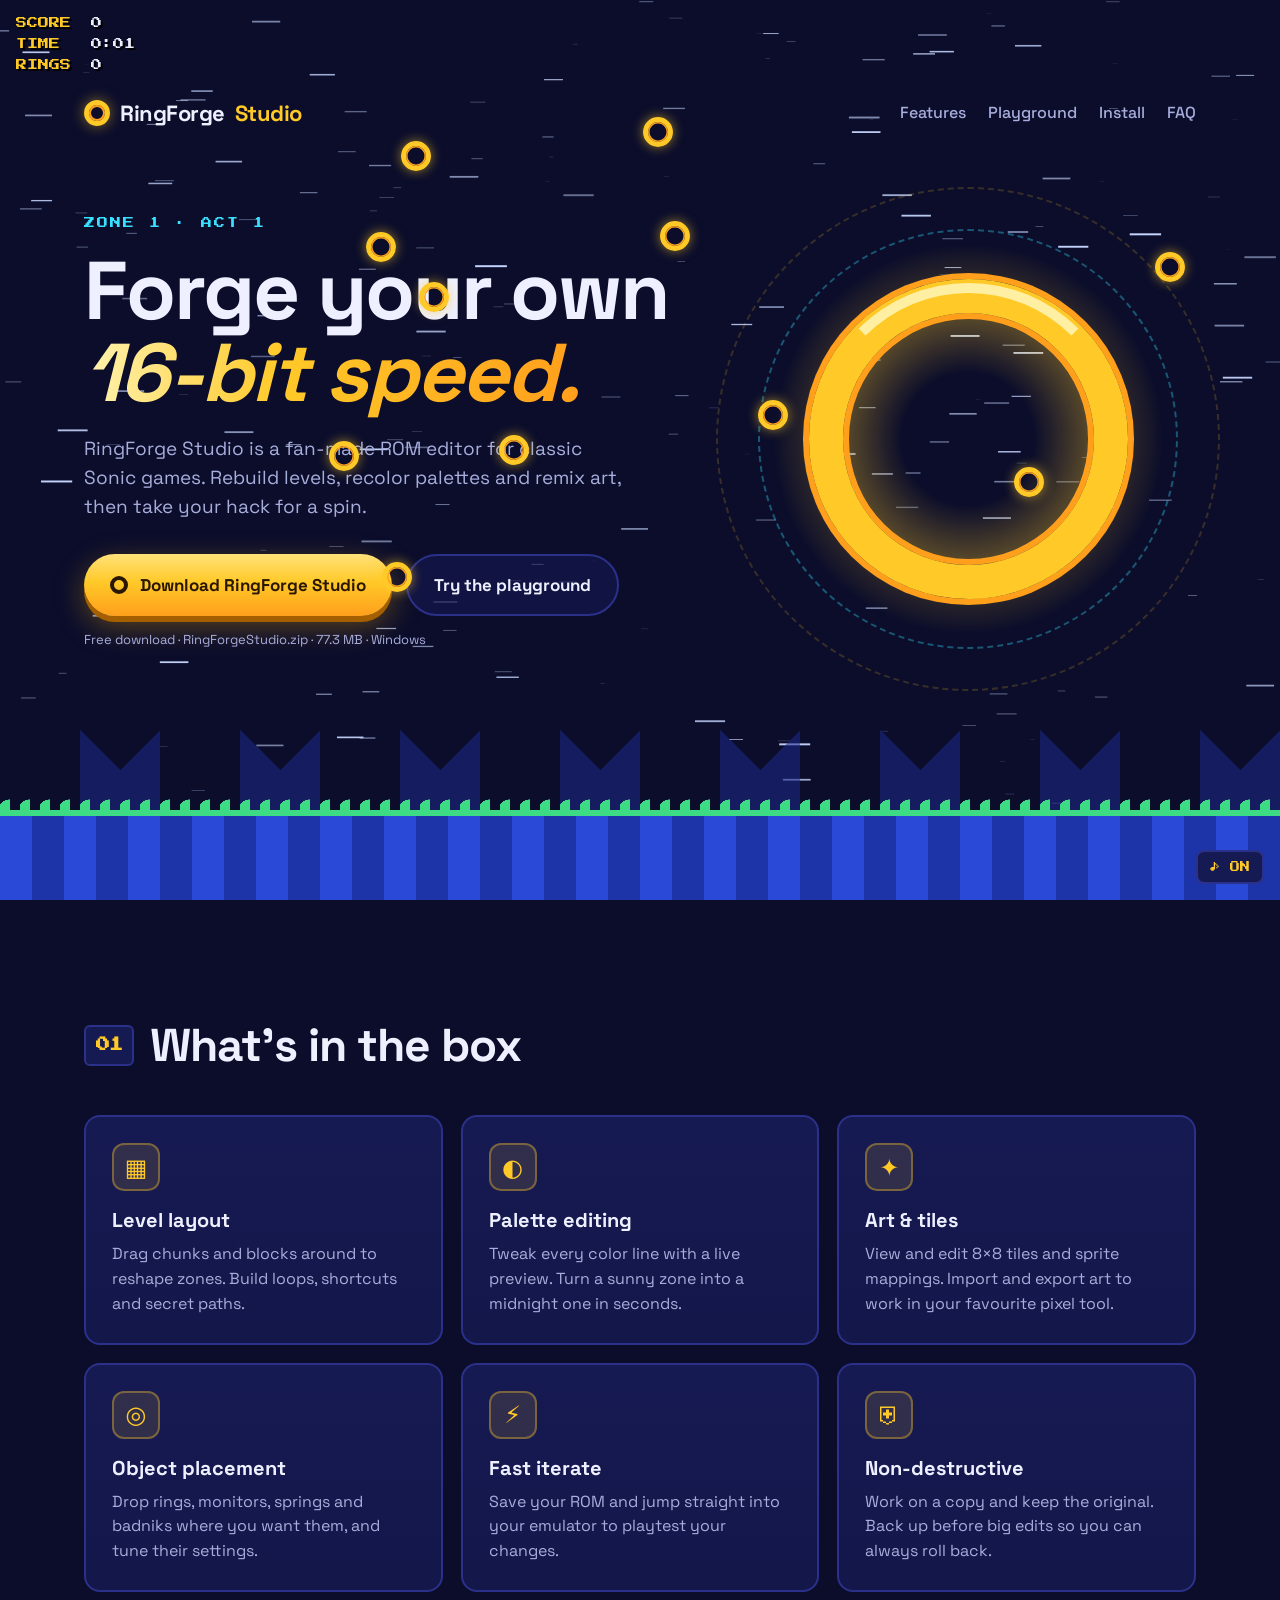
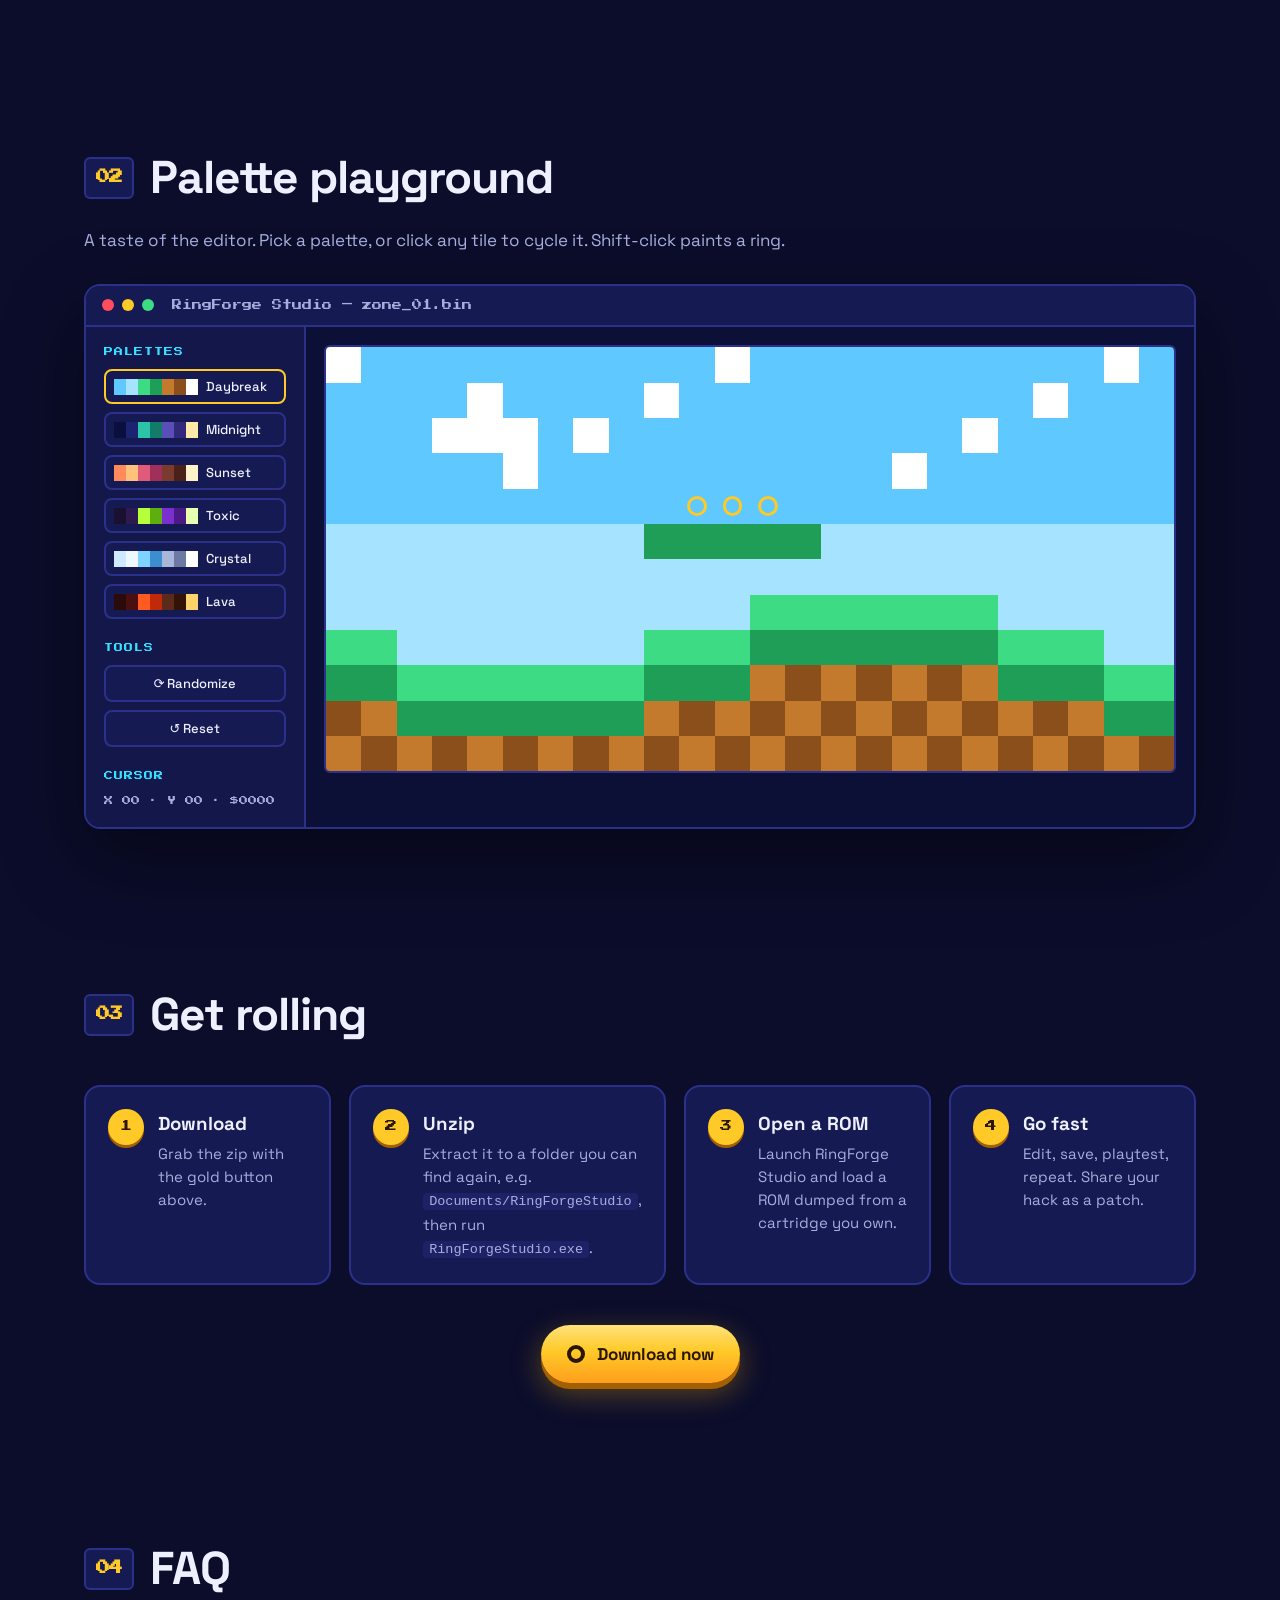
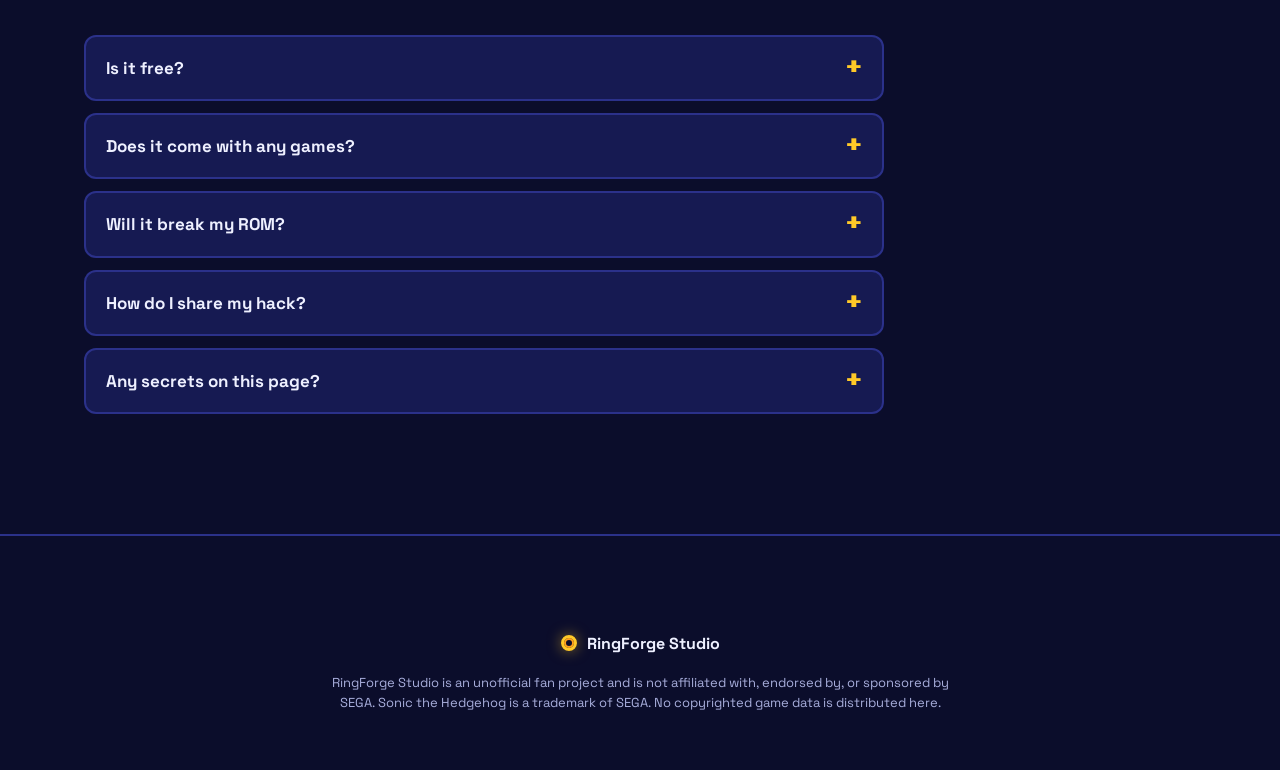
<file: public/index.html>
<!doctype html>
<html lang="en">
<head>
  <meta charset="utf-8">
  <meta name="viewport" content="width=device-width, initial-scale=1">
  <title>RingForge Studio</title>
  <meta name="description" content="RingForge Studio — a fan-made ROM editor for classic 16-bit Sonic games. Download free.">
  <meta name="theme-color" content="#0b0d2b">
  <link rel="icon" href="data:image/svg+xml,%3Csvg xmlns='http://www.w3.org/2000/svg' viewBox='0 0 64 64'%3E%3Ccircle cx='32' cy='32' r='22' fill='none' stroke='%23ffc928' stroke-width='10'/%3E%3Ccircle cx='32' cy='32' r='22' fill='none' stroke='%23fff3b0' stroke-width='3' stroke-dasharray='20 120'/%3E%3C/svg%3E">
  <link rel="preconnect" href="https://fonts.googleapis.com">
  <link rel="preconnect" href="https://fonts.gstatic.com" crossorigin>
  <link href="https://fonts.googleapis.com/css2?family=Press+Start+2P&family=Space+Grotesk:wght@400;500;700&display=swap" rel="stylesheet">
  <link rel="stylesheet" href="style.css">
</head>
<body>
  <!-- Retro HUD -->
  <div class="hud" aria-live="polite">
    <div><span class="hud-label">SCORE</span> <span id="score">0</span></div>
    <div><span class="hud-label">TIME</span> <span id="time">0:00</span></div>
    <div><span class="hud-label" id="rings-label">RINGS</span> <span id="rings">0</span></div>
  </div>

  <button class="sound-toggle" id="soundToggle" aria-pressed="true" title="Toggle sound">♪ ON</button>

  <canvas id="stars" aria-hidden="true"></canvas>
  <div id="ringLayer" aria-hidden="true"></div>

  <header class="hero">
    <nav class="nav">
      <a href="#" class="brand"><span class="brand-ring"></span>RingForge<b>Studio</b></a>
      <div class="nav-links">
        <a href="#features">Features</a>
        <a href="#playground">Playground</a>
        <a href="#install">Install</a>
        <a href="#faq">FAQ</a>
      </div>
    </nav>

    <div class="hero-inner">
      <div class="hero-copy">
        <p class="eyebrow">ZONE 1 · ACT 1</p>
        <h1>Forge your own<br><span class="grad">16-bit speed.</span></h1>
        <p class="lede">RingForge Studio is a fan-made ROM editor for classic Sonic games. Rebuild levels, recolor palettes and remix art, then take your hack for a spin.</p>
        <div class="cta-row">
          <a class="btn btn-gold" id="downloadBtn" href="#download" role="button">
            <span class="btn-ring"></span> Download RingForge Studio
          </a>
          <a class="btn btn-ghost" href="#playground">Try the playground</a>
        </div>
        <p class="fine" id="downloadNote">Free download · RingForgeStudio.zip · Windows</p>
      </div>

      <div class="hero-art" aria-hidden="true">
        <div class="big-ring"><div class="big-ring-inner"></div></div>
        <div class="orbit o1"></div><div class="orbit o2"></div>
      </div>
    </div>

    <div class="hills" aria-hidden="true">
      <div class="hill-layer far"></div>
      <div class="hill-layer near"></div>
    </div>
  </header>

  <main>
    <section id="features" class="section">
      <h2 class="section-title"><span class="pixel">01</span> What's in the box</h2>
      <div class="features">
        <article class="card">
          <div class="icon">▦</div>
          <h3>Level layout</h3>
          <p>Drag chunks and blocks around to reshape zones. Build loops, shortcuts and secret paths.</p>
        </article>
        <article class="card">
          <div class="icon">◐</div>
          <h3>Palette editing</h3>
          <p>Tweak every color line with a live preview. Turn a sunny zone into a midnight one in seconds.</p>
        </article>
        <article class="card">
          <div class="icon">✦</div>
          <h3>Art &amp; tiles</h3>
          <p>View and edit 8×8 tiles and sprite mappings. Import and export art to work in your favourite pixel tool.</p>
        </article>
        <article class="card">
          <div class="icon">◎</div>
          <h3>Object placement</h3>
          <p>Drop rings, monitors, springs and badniks where you want them, and tune their settings.</p>
        </article>
        <article class="card">
          <div class="icon">⚡</div>
          <h3>Fast iterate</h3>
          <p>Save your ROM and jump straight into your emulator to playtest your changes.</p>
        </article>
        <article class="card">
          <div class="icon">⛨</div>
          <h3>Non-destructive</h3>
          <p>Work on a copy and keep the original. Back up before big edits so you can always roll back.</p>
        </article>
      </div>
    </section>

    <section id="playground" class="section">
      <h2 class="section-title"><span class="pixel">02</span> Palette playground</h2>
      <p class="section-lede">A taste of the editor. Pick a palette, or click any tile to cycle it. Shift-click paints a ring.</p>

      <div class="editor">
        <div class="editor-bar">
          <span class="dot r"></span><span class="dot y"></span><span class="dot g"></span>
          <span class="editor-title">RingForge Studio — zone_01.bin</span>
        </div>
        <div class="editor-body">
          <aside class="editor-side">
            <p class="side-label">PALETTES</p>
            <div class="palettes" id="palettes"></div>
            <p class="side-label">TOOLS</p>
            <div class="tools">
              <button class="tool" id="shuffleBtn">⟳ Randomize</button>
              <button class="tool" id="resetBtn">↺ Reset</button>
            </div>
            <p class="side-label">CURSOR</p>
            <p class="cursor-readout" id="cursorReadout">X 00 · Y 00 · $0000</p>
          </aside>
          <div class="level-wrap">
            <div class="level" id="level" role="grid" aria-label="Sample level grid"></div>
          </div>
        </div>
      </div>
    </section>

    <section id="install" class="section">
      <h2 class="section-title"><span class="pixel">03</span> Get rolling</h2>
      <ol class="steps">
        <li>
          <span class="step-num">1</span>
          <div><h3>Download</h3><p>Grab the zip with the gold button above.</p></div>
        </li>
        <li>
          <span class="step-num">2</span>
          <div><h3>Unzip</h3><p>Extract it to a folder you can find again, e.g. <code>Documents/RingForgeStudio</code>, then run <code>RingForgeStudio.exe</code>.</p></div>
        </li>
        <li>
          <span class="step-num">3</span>
          <div><h3>Open a ROM</h3><p>Launch RingForge Studio and load a ROM dumped from a cartridge you own.</p></div>
        </li>
        <li>
          <span class="step-num">4</span>
          <div><h3>Go fast</h3><p>Edit, save, playtest, repeat. Share your hack as a patch.</p></div>
        </li>
      </ol>
      <div class="center">
        <a class="btn btn-gold" id="downloadBtn2" href="#download" role="button">
          <span class="btn-ring"></span> Download now
        </a>
      </div>
    </section>

    <section id="faq" class="section">
      <h2 class="section-title"><span class="pixel">04</span> FAQ</h2>
      <div class="faq">
        <details>
          <summary>Is it free?</summary>
          <p>Yes. RingForge Studio is a free, fan-made tool.</p>
        </details>
        <details>
          <summary>Does it come with any games?</summary>
          <p>No. RingForge Studio doesn't include any ROMs. Use a backup of a game you own.</p>
        </details>
        <details>
          <summary>Will it break my ROM?</summary>
          <p>Always keep a backup of your original ROM. Edit a copy, and you can always start fresh.</p>
        </details>
        <details>
          <summary>How do I share my hack?</summary>
          <p>Share a patch file (like IPS or BPS) made from your original and edited ROMs, never the ROM itself.</p>
        </details>
        <details>
          <summary>Any secrets on this page?</summary>
          <p>Collect 100 rings. Or try a certain famous button code. ↑↑↓↓←→←→BA</p>
        </details>
      </div>
    </section>
  </main>

  <footer class="footer">
    <p><span class="brand-ring small"></span> RingForge Studio</p>
    <p class="disclaimer">RingForge Studio is an unofficial fan project and is not affiliated with, endorsed by, or sponsored by SEGA. Sonic the Hedgehog is a trademark of SEGA. No copyrighted game data is distributed here.</p>
  </footer>

  <div class="toast" id="toast" role="status"></div>

  <script src="script.js"></script>
</body>
</html>
</file>
<file: public/style.css>
:root {
  --bg: #0b0d2b;
  --bg-2: #13174a;
  --panel: #161a52;
  --panel-2: #1d2266;
  --line: #2b318a;
  --text: #eef0ff;
  --muted: #a8aedc;
  --gold: #ffc928;
  --gold-2: #ff9f1c;
  --gold-hi: #fff3b0;
  --blue: #2f7bff;
  --cyan: #38e1ff;
  --red: #ff4d5e;
  --green: #3ddc84;
  --pixel: "Press Start 2P", monospace;
  --sans: "Space Grotesk", system-ui, sans-serif;
}

* { box-sizing: border-box; }
html { scroll-behavior: smooth; }
body {
  margin: 0;
  background: var(--bg);
  color: var(--text);
  font-family: var(--sans);
  line-height: 1.55;
  overflow-x: hidden;
}
a { color: inherit; }
code {
  font-family: ui-monospace, Menlo, monospace;
  background: var(--panel-2);
  padding: 1px 6px;
  border-radius: 4px;
  font-size: .9em;
}

/* starfield + ring layer */
#stars { position: fixed; inset: 0; width: 100%; height: 100%; z-index: 0; pointer-events: none; }
#ringLayer { position: fixed; inset: 0; z-index: 5; pointer-events: none; }
header, main, footer { position: relative; z-index: 2; }

/* HUD */
.hud {
  position: fixed; top: 14px; left: 16px; z-index: 50;
  font-family: var(--pixel); font-size: 11px; line-height: 1.9;
  text-shadow: 2px 2px 0 #000;
  pointer-events: none;
}
.hud-label { color: var(--gold); display: inline-block; width: 64px; }
.hud-label.flash { animation: flash .5s steps(2) infinite; }
@keyframes flash { 50% { color: var(--red); } }

.sound-toggle {
  position: fixed; bottom: 16px; right: 16px; z-index: 50;
  font-family: var(--pixel); font-size: 10px;
  background: var(--panel); color: var(--gold);
  border: 2px solid var(--line); border-radius: 8px;
  padding: 10px 12px; cursor: pointer;
}
.sound-toggle:hover { border-color: var(--gold); }

/* Nav */
.nav {
  display: flex; justify-content: space-between; align-items: center;
  width: 100%; max-width: 1160px; margin: 0 auto; padding: 96px 24px 0;
  gap: 16px; flex-wrap: wrap;
}
.brand {
  display: flex; align-items: center; gap: 10px;
  text-decoration: none; font-weight: 700; font-size: 22px; letter-spacing: -.5px;
}
.brand b { color: var(--gold); font-weight: 700; }
.brand-ring {
  width: 26px; height: 26px; border-radius: 50%;
  border: 5px solid var(--gold);
  box-shadow: inset 0 0 0 2px var(--gold-2), 0 0 14px rgba(255,201,40,.5);
  animation: spinY 1.6s linear infinite;
  display: inline-block;
}
.brand-ring.small { width: 16px; height: 16px; border-width: 3px; vertical-align: -2px; margin-right: 6px; }
.nav-links { display: flex; gap: 22px; }
.nav-links a { text-decoration: none; color: var(--muted); font-weight: 500; }
.nav-links a:hover { color: var(--gold); }

/* Hero */
.hero { min-height: 100vh; display: flex; flex-direction: column; overflow: hidden; }
.hero-inner {
  flex: 1; max-width: 1160px; width: 100%; margin: 0 auto;
  padding: 48px 24px 200px;
  display: grid; grid-template-columns: 1.15fr .85fr; gap: 40px; align-items: center;
}
.eyebrow { font-family: var(--pixel); font-size: 11px; color: var(--cyan); letter-spacing: 2px; margin: 0 0 18px; }
h1 { font-size: clamp(42px, 6.4vw, 84px); line-height: 1; margin: 0 0 20px; letter-spacing: -2px; }
.grad {
  background: linear-gradient(90deg, var(--gold-hi), var(--gold) 40%, var(--gold-2));
  -webkit-background-clip: text; background-clip: text; color: transparent;
  font-style: italic;
}
.lede { font-size: 19px; color: var(--muted); max-width: 540px; margin: 0 0 32px; }
.cta-row { display: flex; gap: 14px; flex-wrap: wrap; }
.fine { color: var(--muted); font-size: 13px; margin-top: 14px; }

.btn {
  display: inline-flex; align-items: center; gap: 12px;
  padding: 16px 26px; border-radius: 999px;
  font-weight: 700; font-size: 17px; text-decoration: none;
  transition: transform .15s ease, box-shadow .2s ease;
}
.btn:hover { transform: translateY(-2px); }
.btn:active { transform: translateY(1px) scale(.98); }
.btn-gold {
  background: linear-gradient(180deg, var(--gold-hi) -30%, var(--gold) 45%, var(--gold-2));
  color: #2a1700;
  box-shadow: 0 6px 0 #a35f00, 0 10px 30px rgba(255,180,0,.35);
}
.btn-gold:hover { box-shadow: 0 8px 0 #a35f00, 0 14px 40px rgba(255,180,0,.55); }
.btn.loading { cursor: progress; }
.btn.loading .btn-ring { animation-duration: .35s; }
.btn.disabled { filter: grayscale(.7); opacity: .6; cursor: not-allowed; transform: none; }
.btn-ghost { border: 2px solid var(--line); color: var(--text); background: rgba(22,26,82,.6); }
.btn-ghost:hover { border-color: var(--cyan); color: var(--cyan); }
.btn-ring {
  width: 18px; height: 18px; border-radius: 50%;
  border: 4px solid #2a1700; animation: spinY 1.2s linear infinite;
}

/* Big spinning ring */
.hero-art { position: relative; aspect-ratio: 1; width: 100%; max-width: 420px; justify-self: center; perspective: 900px; }
.hero-art::before {
  content: ""; position: absolute; inset: 0; border-radius: 50%;
  background: radial-gradient(circle, rgba(255,201,40,0) 22%, rgba(255,201,40,.3) 40%, rgba(255,201,40,0) 66%);
}
.big-ring {
  position: absolute; inset: 12%;
  border-radius: 50%;
  border: 34px solid var(--gold);
  box-shadow:
    inset 0 0 0 6px var(--gold-2),
    0 0 0 6px var(--gold-2);
  animation: spinY 3.2s linear infinite;
  transform-style: preserve-3d;
}
.big-ring-inner {
  position: absolute; inset: -30px; border-radius: 50%;
  border: 10px solid transparent; border-top-color: var(--gold-hi);
  opacity: .9;
}
.orbit {
  position: absolute; inset: 0; border-radius: 50%;
  border: 2px dashed rgba(56,225,255,.35);
  animation: spin 22s linear infinite;
}
.orbit.o2 { inset: -10%; border-color: rgba(255,201,40,.18); animation-duration: 36s; animation-direction: reverse; }
@keyframes spinY { from { transform: rotateY(0); } to { transform: rotateY(360deg); } }
@keyframes spin { to { transform: rotate(360deg); } }

/* Original zig-zag hills */
.hills { position: absolute; left: 0; right: 0; bottom: 0; height: 220px; pointer-events: none; }
.hill-layer { position: absolute; left: 0; width: 200%; bottom: 0; background-repeat: repeat-x; }
.hill-layer.far {
  height: 180px; opacity: .55;
  background-image:
    linear-gradient(135deg, transparent 50%, #1f2a8a 50%),
    linear-gradient(225deg, transparent 50%, #1f2a8a 50%);
  background-size: 160px 180px; background-position: 0 0, 80px 0;
  animation: scroll 40s linear infinite;
}
.hill-layer.near {
  height: 90px;
  background:
    repeating-linear-gradient(90deg, #2a49d6 0 32px, #1d34a8 32px 64px);
  border-top: 6px solid var(--green);
  animation: scroll 9s linear infinite;
}
.hill-layer.near::before {
  content: ""; position: absolute; left: 0; right: 0; top: -22px; height: 18px;
  background: repeating-linear-gradient(90deg, var(--green) 0 10px, transparent 10px 20px);
  -webkit-mask: radial-gradient(circle at 50% 100%, #000 60%, transparent 62%) 0 0 / 20px 18px repeat-x;
          mask: radial-gradient(circle at 50% 100%, #000 60%, transparent 62%) 0 0 / 20px 18px repeat-x;
}
@keyframes scroll { to { transform: translateX(-50%); } }

/* Sections */
.section { max-width: 1160px; margin: 0 auto; padding: 110px 24px 40px; }
.section-title { font-size: clamp(30px, 4vw, 46px); margin: 0 0 14px; letter-spacing: -1px; display: flex; align-items: center; gap: 16px; }
.pixel { font-family: var(--pixel); font-size: 14px; color: var(--gold); background: var(--panel); border: 2px solid var(--line); padding: 8px 10px; border-radius: 6px; }
.section-lede { color: var(--muted); font-size: 17px; margin: 0 0 30px; }

.features { display: grid; grid-template-columns: repeat(3, 1fr); gap: 18px; margin-top: 34px; }
.card {
  background: linear-gradient(180deg, var(--panel), var(--bg-2));
  border: 2px solid var(--line); border-radius: 16px; padding: 26px;
  transition: transform .2s ease, border-color .2s ease;
}
.card:hover { transform: translateY(-4px) rotate(-.4deg); border-color: var(--gold); }
.card h3 { margin: 14px 0 6px; font-size: 20px; }
.card p { margin: 0; color: var(--muted); }
.icon {
  width: 48px; height: 48px; border-radius: 12px;
  display: grid; place-items: center; font-size: 24px;
  background: rgba(255,201,40,.12); color: var(--gold);
  border: 2px solid rgba(255,201,40,.35);
}

/* Editor mock */
.editor { border: 2px solid var(--line); border-radius: 16px; overflow: hidden; background: #0d1036; box-shadow: 0 30px 80px rgba(0,0,0,.45); }
.editor-bar { display: flex; align-items: center; gap: 8px; padding: 12px 16px; background: var(--panel); border-bottom: 2px solid var(--line); }
.dot { width: 12px; height: 12px; border-radius: 50%; }
.dot.r { background: var(--red); } .dot.y { background: var(--gold); } .dot.g { background: var(--green); }
.editor-title { margin-left: 10px; font-family: var(--pixel); font-size: 10px; color: var(--muted); overflow: hidden; text-overflow: ellipsis; white-space: nowrap; }
.editor-body { display: grid; grid-template-columns: 220px 1fr; }
.editor-side { padding: 18px; border-right: 2px solid var(--line); background: var(--bg-2); }
.side-label { font-family: var(--pixel); font-size: 9px; color: var(--cyan); margin: 0 0 10px; letter-spacing: 1px; }
.side-label:not(:first-child) { margin-top: 22px; }
.palettes { display: grid; gap: 8px; }
.palette {
  display: flex; align-items: center; gap: 8px; width: 100%;
  background: var(--panel); border: 2px solid var(--line); border-radius: 8px;
  padding: 7px 8px; cursor: pointer; color: var(--text); font: 500 13px var(--sans); text-align: left;
}
.palette.active, .palette:hover { border-color: var(--gold); }
.swatches { display: flex; }
.swatches i { width: 12px; height: 16px; display: block; }
.tools { display: flex; flex-direction: column; gap: 8px; }
.tool {
  background: var(--panel); border: 2px solid var(--line); color: var(--text);
  border-radius: 8px; padding: 8px; cursor: pointer; font: 500 13px var(--sans);
}
.tool:hover { border-color: var(--cyan); color: var(--cyan); }
.cursor-readout { font-family: var(--pixel); font-size: 9px; color: var(--muted); margin: 0; line-height: 1.8; }
.level-wrap { padding: 18px; overflow: hidden; }
.level {
  display: grid; grid-template-columns: repeat(24, 1fr);
  border: 2px solid var(--line); border-radius: 6px; overflow: hidden;
  image-rendering: pixelated; cursor: crosshair;
}
.tile { aspect-ratio: 1; position: relative; transition: background-color .35s ease; }
.tile:hover { outline: 2px solid #fff; outline-offset: -2px; z-index: 1; }
.tile.ring::after {
  content: ""; position: absolute; inset: 22%; border-radius: 50%;
  border: 3px solid var(--gold); animation: spinY 1.2s linear infinite;
}

/* Steps */
.steps { list-style: none; padding: 0; margin: 34px 0 40px; display: grid; grid-template-columns: repeat(4, 1fr); gap: 18px; }
.steps li { background: var(--panel); border: 2px solid var(--line); border-radius: 16px; padding: 22px; display: flex; gap: 14px; }
.steps h3 { margin: 0 0 4px; }
.steps p { margin: 0; color: var(--muted); font-size: 15px; }
.step-num {
  flex: none; width: 36px; height: 36px; border-radius: 50%;
  display: grid; place-items: center;
  font-family: var(--pixel); font-size: 12px; color: #2a1700;
  background: var(--gold); box-shadow: 0 3px 0 #a35f00;
}
.center { text-align: center; }

/* FAQ */
.faq { display: grid; gap: 12px; margin-top: 30px; max-width: 800px; }
details { background: var(--panel); border: 2px solid var(--line); border-radius: 12px; padding: 0 20px; }
details[open] { border-color: var(--gold); }
summary { cursor: pointer; padding: 18px 0; font-weight: 700; font-size: 17px; list-style: none; display: flex; justify-content: space-between; gap: 12px; }
summary::-webkit-details-marker { display: none; }
summary::after { content: "+"; font-family: var(--pixel); color: var(--gold); }
details[open] summary::after { content: "−"; }
details p { margin: 0 0 18px; color: var(--muted); }

/* Footer */
.footer { text-align: center; padding: 80px 24px 60px; color: var(--muted); border-top: 2px solid var(--line); margin-top: 80px; }
.footer p:first-child { font-weight: 700; color: var(--text); }
.disclaimer { font-size: 13px; max-width: 640px; margin: 10px auto 0; }

/* Floating collectible rings */
.fring {
  position: absolute; width: 30px; height: 30px; border-radius: 50%;
  border: 5px solid var(--gold);
  box-shadow: inset 0 0 0 1.5px var(--gold-2), 0 0 12px rgba(255,201,40,.6);
  pointer-events: auto; cursor: pointer;
  animation: spinY 1s linear infinite, bob 3s ease-in-out infinite;
}
.fring::before { content: ""; position: absolute; inset: -12px; border-radius: 50%; }
@keyframes bob { 50% { margin-top: -10px; } }
.sparkle {
  position: absolute; width: 6px; height: 6px; background: var(--gold-hi);
  pointer-events: none; transform: rotate(45deg);
  animation: sparkle .5s ease-out forwards;
}
@keyframes sparkle { to { transform: translate(var(--dx), var(--dy)) rotate(45deg) scale(0); opacity: 0; } }
.lost-ring {
  position: absolute; width: 22px; height: 22px; border-radius: 50%;
  border: 4px solid var(--gold); pointer-events: none;
  animation: spinY .4s linear infinite;
}

/* Toast */
.toast {
  position: fixed; left: 50%; top: 40%; transform: translate(-50%, -50%) scale(.6);
  font-family: var(--pixel); font-size: clamp(20px, 5vw, 44px);
  color: var(--gold); text-shadow: 4px 4px 0 #a35f00, 0 0 30px rgba(255,201,40,.6);
  opacity: 0; pointer-events: none; z-index: 60; text-align: center;
  transition: opacity .25s ease, transform .35s cubic-bezier(.2,1.6,.4,1);
}
.toast.show { opacity: 1; transform: translate(-50%, -50%) scale(1); }

/* Super mode (Konami code) */
body.super { --bg: #2a1a00; --bg-2: #3a2400; --panel: #4a2e00; --panel-2: #5a3800; --line: #a36b00; --muted: #ffe39a; }
body.super .grad { animation: hue 1s linear infinite; }
body.super h1 { text-shadow: 0 0 40px rgba(255,201,40,.6); }
@keyframes hue { to { filter: hue-rotate(360deg); } }

/* Responsive */
@media (max-width: 960px) {
  .hero-inner { grid-template-columns: 1fr; padding-bottom: 180px; }
  .hero-art { max-width: 300px; order: -1; }
}
@media (max-width: 680px) {
  .hero-inner { padding-top: 24px; gap: 16px; }
  .hero-art { max-width: 190px; }
  .big-ring { border-width: 20px; }
  .features { grid-template-columns: repeat(2, 1fr); }
  .steps { grid-template-columns: repeat(2, 1fr); }
}
@media (max-width: 680px) {
  .nav { padding: 86px 16px 0; }
  .nav-links { gap: 14px; font-size: 14px; }
  .hero-inner, .section { padding-left: 16px; padding-right: 16px; }
  .features, .steps { grid-template-columns: 1fr; }
  .editor-body { grid-template-columns: 1fr; }
  .editor-side { border-right: none; border-bottom: 2px solid var(--line); }
  .palettes { grid-template-columns: 1fr 1fr; }
  .tools { flex-direction: row; }
  .tool { flex: 1; }
  .level { grid-template-columns: repeat(16, 1fr); }
  .hud { font-size: 9px; }
  .hud-label { width: 52px; }
  .btn { width: 100%; justify-content: center; }
}
@media (prefers-reduced-motion: reduce) {
  *, *::before, *::after { animation: none !important; transition: none !important; }
  html { scroll-behavior: auto; }
}
</file>
